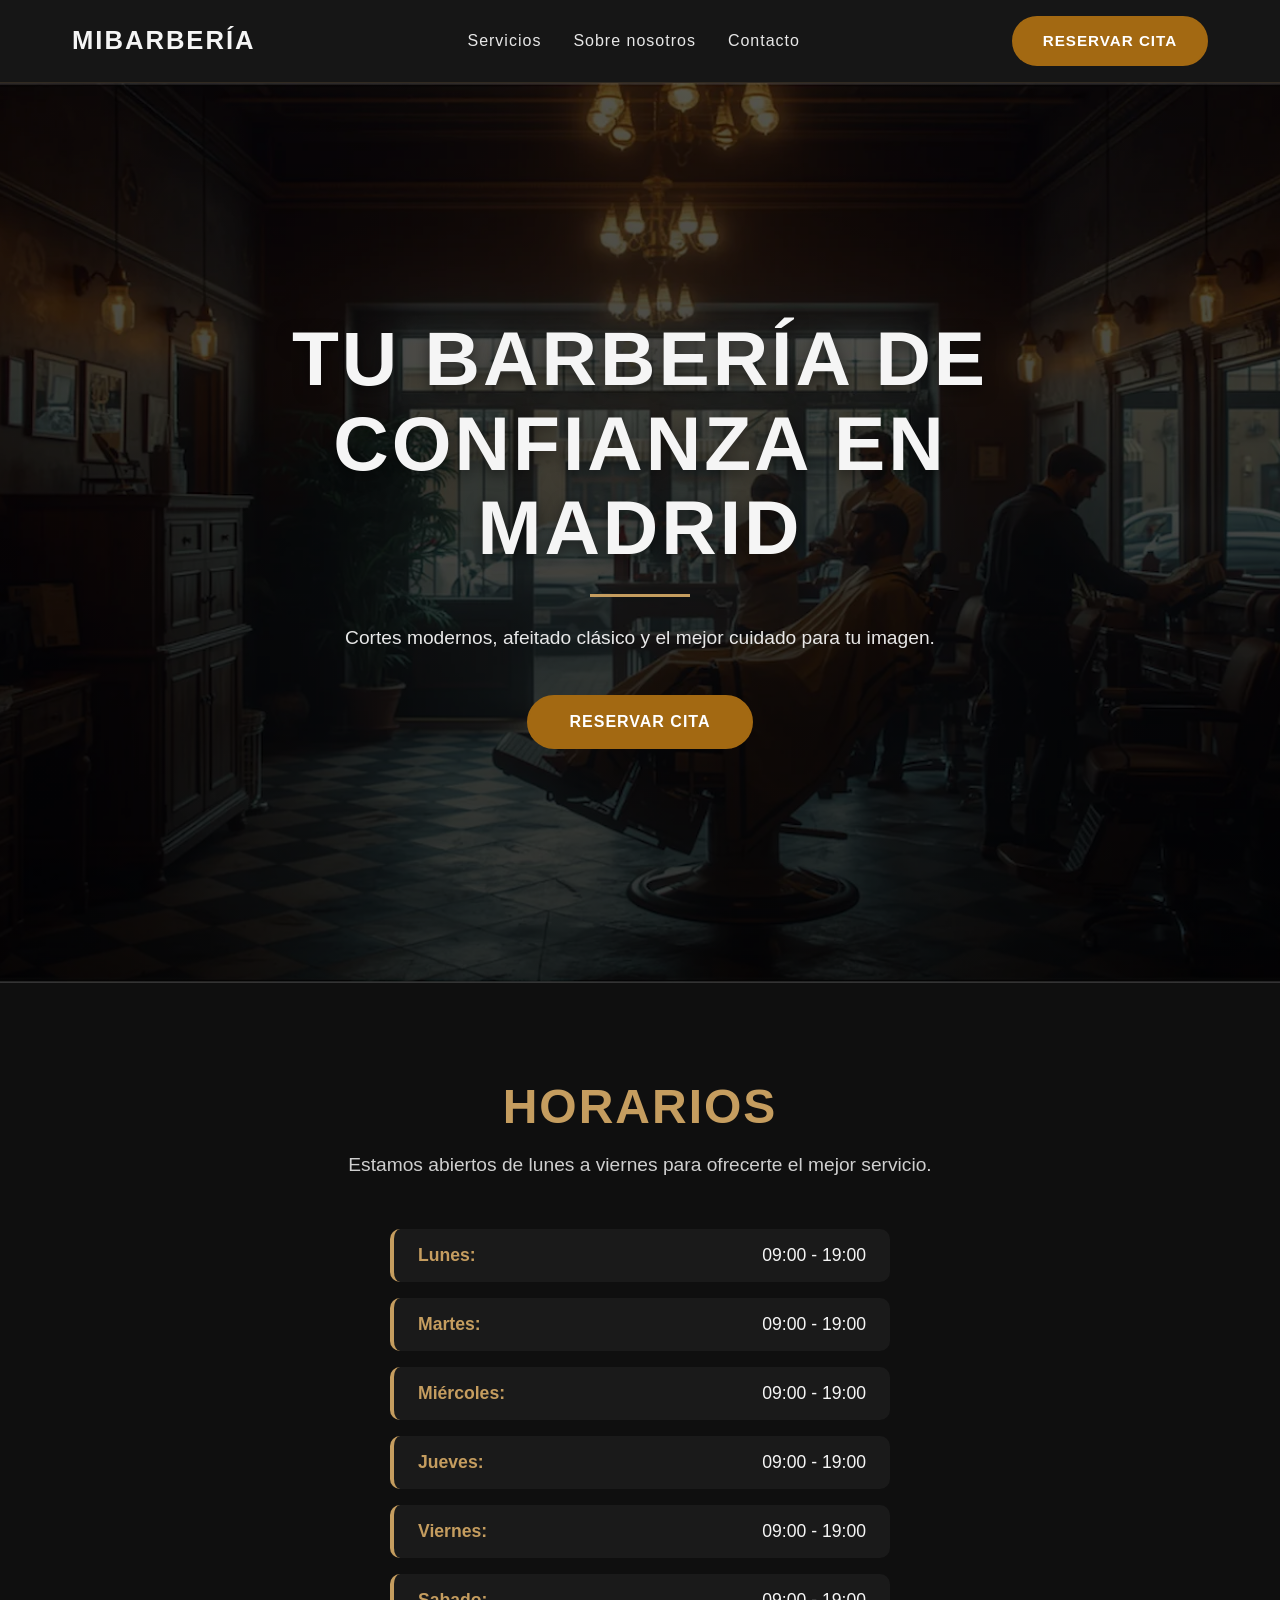
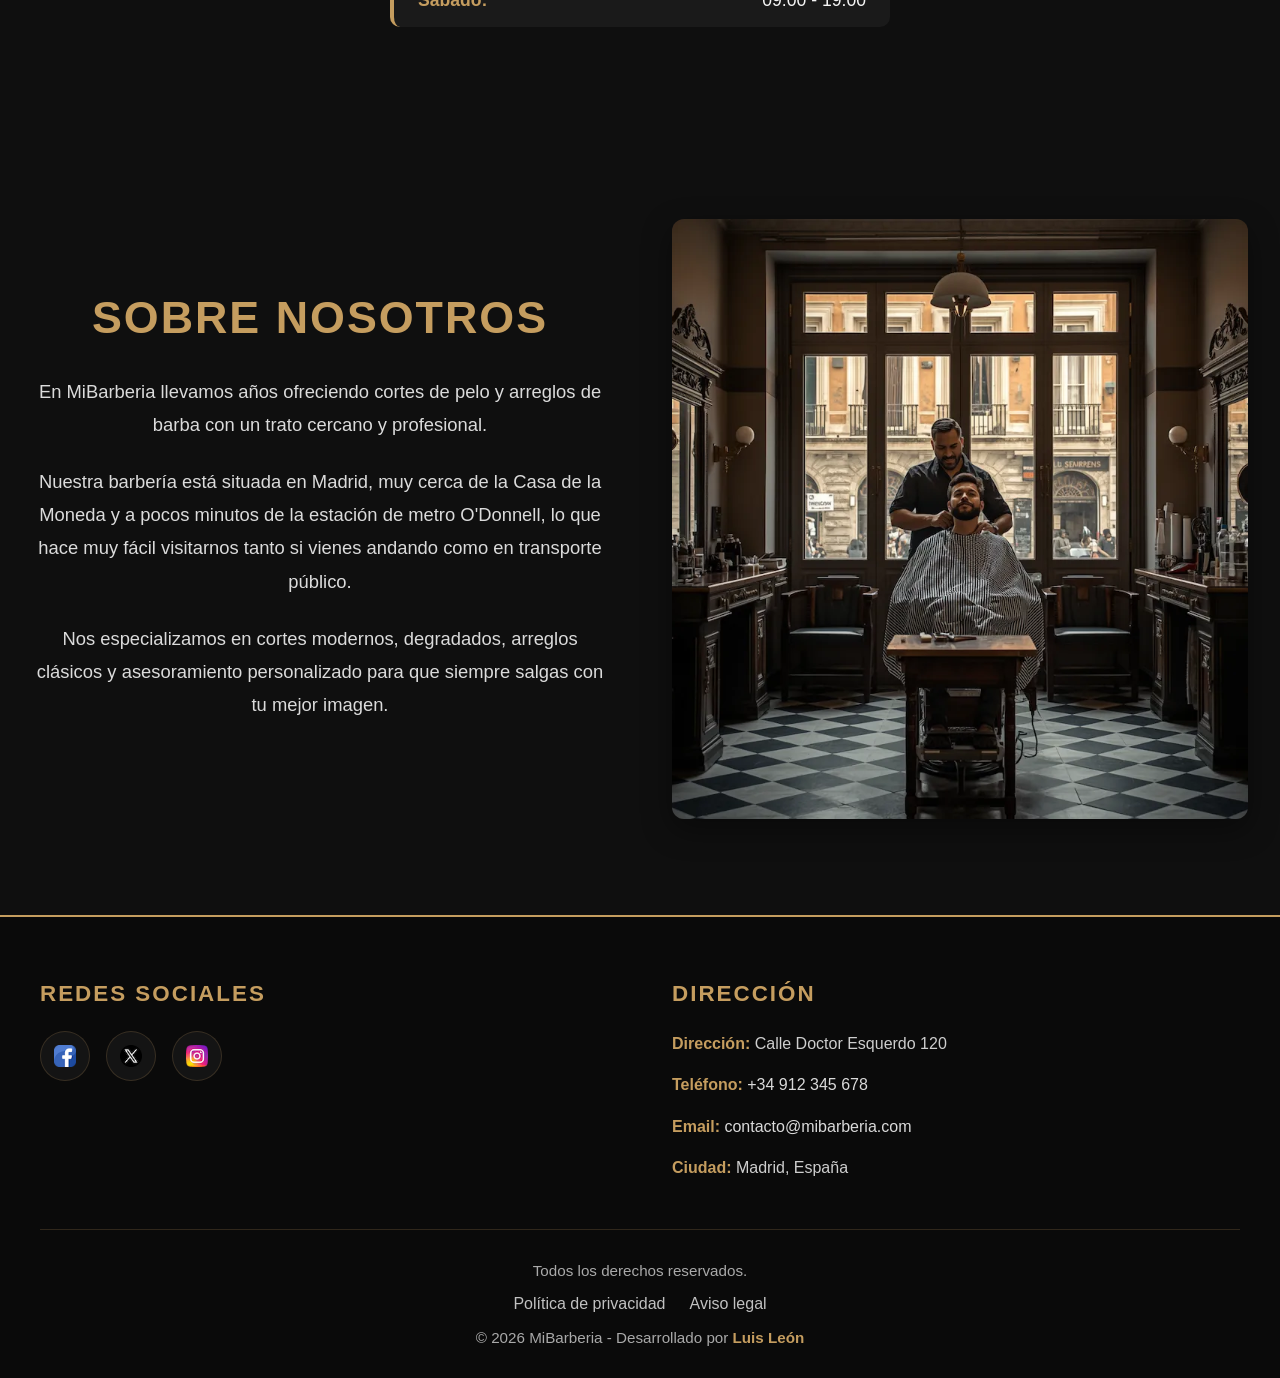
<file: index.html>
<!DOCTYPE html>
<html lang="es">

<head>
    <meta charset="UTF-8">
    <meta name="viewport" content="width=device-width, initial-scale=1.0">
    <meta http-equiv="X-UA-Compatible" content="IE=edge">

    <title>MiBarbería | Cortes modernos y barbería profesional</title>

    <meta name="description"
        content="MiBarbería ofrece cortes modernos, arreglo de barba y atención profesional. Reserva tu cita online y luce tu mejor estilo.">

    <meta name="keywords"
        content="barbería, cortes de cabello, arreglo de barba, barber shop, peluquería masculina, barbería moderna">

    <meta name="author" content="Luis León">
    <meta name="robots" content="index, follow">

    <!-- Open Graph / Facebook -->
    <meta property="og:type" content="website">

    <meta property="og:title" content="MiBarbería | Barbería profesional y estilo moderno">

    <meta property="og:description"
        content="Descubre cortes modernos, afeitado clásico y atención personalizada en MiBarbería.">

    <meta property="og:image" content="https://www.mibarberia.com/img/banner-barberia.webp">

    <meta property="og:url" content="https://www.mibarberia.com">

    <meta property="og:site_name" content="MiBarbería">
    <meta property="og:locale" content="es_ES">

    <!-- Twitter Cards -->
    <meta name="twitter:card" content="summary_large_image">

    <meta name="twitter:title" content="MiBarbería | Reserva tu cita online">

    <meta name="twitter:description"
        content="Cortes modernos, barba y estilo profesional en MiBarbería. Reserva fácil y rápido.">

    <meta name="twitter:image" content="https://www.mibarberia.com/img/banner-barberia.webp">

    <!-- Color navegador móvil -->
    <meta name="theme-color" content="#111111">

    <!-- Favicon -->
    <link rel="icon" href="./img/favicon.ico" type="image/x-icon">

    <!-- Enlace de estilos -->
    <link href="./css/index.css" rel="stylesheet">

    <!-- Enlace de Scripts -->
     <script type="module" src="./js/index.js"></script>
</head>

<body>
    <header class="header">

        <div class="header-contenedor">

            <!-- Logo -->
            <div class="logo">

                <a href="./index.html" aria-label="Ir al inicio de MiBarbería">

                    <strong>MiBarbería</strong>

                </a>

            </div>


            <!-- Botón menú móvil -->
            <button class="menu-toggle" aria-label="Abrir menú de navegación" aria-expanded="false">

                ☰

            </button>


            <!-- Navegación principal -->
            <nav class="navegacion" aria-label="Navegación principal">

                <ul>

                    <li>
                        <a href="./html/servicios.html">
                            Servicios
                        </a>
                    </li>

                    <li>
                        <a href="./index.html#sobre-nosotros">
                            Sobre nosotros
                        </a>
                    </li>

                    <li>
                        <a href="./html/contacto.html">
                            Contacto
                        </a>
                    </li>

                </ul>

            </nav>


            <!-- Botón CTA -->
            <a href="./html/reserva.html" class="boton-reserva">

                Reservar cita

            </a>

        </div>

    </header>
    <main>

        <!-- Banner principal -->
        <section class="banner" aria-labelledby="titulo-banner">

            <!-- Imagen del banner -->
            <img src="./img/banner-barberia.webp" alt="Interior de MiBarbería en Madrid" class="banner-imagen"
                width="1600" height="900" fetchpriority="high">

            <!-- Contenido del banner -->
            <div class="banner-contenido">

                <h1 id="titulo-banner">
                    Tu barbería de confianza en Madrid
                </h1>

                <p>
                    Cortes modernos, afeitado clásico y el mejor cuidado para tu imagen.
                </p>

                <a href="./html/reserva.html" class="boton-banner">
                    Reservar cita
                </a>

            </div>

        </section>


        <!-- Horarios -->
        <section class="horarios" id="horarios">

            <h2>Horarios</h2>

            <p>
                Estamos abiertos de lunes a viernes para ofrecerte el mejor servicio.
            </p>

            <ul>
                <li><strong>Lunes:</strong> 09:00 - 19:00</li>
                <li><strong>Martes:</strong> 09:00 - 19:00</li>
                <li><strong>Miércoles:</strong> 09:00 - 19:00</li>
                <li><strong>Jueves:</strong> 09:00 - 19:00</li>
                <li><strong>Viernes:</strong> 09:00 - 19:00</li>
                <li><strong>Sabado:</strong> 09:00 - 19:00</li>
            </ul>

        </section>


        <!-- Sobre nosotros -->
        <section class="sobre-nosotros" id="sobre-nosotros">
            <div>

                <h2>Sobre Nosotros</h2>

                <p>
                    En MiBarberia llevamos años ofreciendo cortes de pelo y arreglos de barba
                    con un trato cercano y profesional.
                </p>

                <p>
                    Nuestra barbería está situada en Madrid, muy cerca de la Casa de la Moneda
                    y a pocos minutos de la estación de metro O'Donnell, lo que hace muy fácil
                    visitarnos tanto si vienes andando como en transporte público.
                </p>

                <p>
                    Nos especializamos en cortes modernos, degradados, arreglos clásicos y
                    asesoramiento personalizado para que siempre salgas con tu mejor imagen.
                </p>
            </div>
            <div>
                <img src="./img/aboutus.webp" alt="Barbero trabajando en una barbería clásica" loading="lazy" width="800"
                    height="800">
            </div>
        </section>

    </main>
    <footer>

        <!-- Parte superior del footer -->
        <div class="footer-contenido">

            <!-- Redes sociales -->
            <section class="redes-sociales" aria-labelledby="titulo-redes">

                <h3 id="titulo-redes">Redes Sociales</h3>

                <nav aria-label="Redes sociales de Mi Barbería">
                    <ul>
                        <li>
                            <a href="https://facebook.com" target="_blank" rel="noopener noreferrer"
                                aria-label="Visitar Facebook de Mi Barbería">
                                <img src="./img/icono-facebook.webp" alt="" aria-hidden="true" loading="lazy" width="32"
                                    height="32">
                            </a>
                        </li>

                        <li>
                            <a href="https://x.com" target="_blank" rel="noopener noreferrer"
                                aria-label="Visitar X (Twitter) de Mi Barbería">
                                <img src="./img/icono-x.webp" alt="" aria-hidden="true" loading="lazy" width="32"
                                    height="32">
                            </a>
                        </li>

                        <li>
                            <a href="https://instagram.com" target="_blank" rel="noopener noreferrer"
                                aria-label="Visitar Instagram de Mi Barbería">
                                <img src="./img/icono-instagram.webp" alt="" aria-hidden="true" loading="lazy" width="32"
                                    height="32">
                            </a>
                        </li>
                    </ul>
                </nav>

            </section>

            <!-- Dirección -->
            <section class="direccion" aria-labelledby="titulo-direccion">

                <h3 id="titulo-direccion">Dirección</h3>

                <address>
                    <ul>
                        <li><strong>Dirección:</strong> Calle Doctor Esquerdo 120</li>
                        <li><strong>Teléfono:</strong> <a href="tel:+34912345678">+34 912 345 678</a></li>
                        <li><strong>Email:</strong> <a href="mailto:contacto@mibarberia.com">contacto@mibarberia.com</a>
                        </li>
                        <li><strong>Ciudad:</strong> Madrid, España</li>
                    </ul>
                </address>

            </section>

        </div>

        <!-- Parte inferior -->
        <div class="footer-copy">
            <p>Todos los derechos reservados.</p>
            <nav aria-label="Enlaces legales">
                <ul>
                    <li><a href="#">Política de privacidad</a></li>
                    <li><a href="#">Aviso legal</a></li>
                </ul>
            </nav>
            <small>
                © 2026 MiBarberia - Desarrollado por
                <strong>Luis León</strong>
            </small>

        </div>

    </footer>
</body>

</html>
</file>
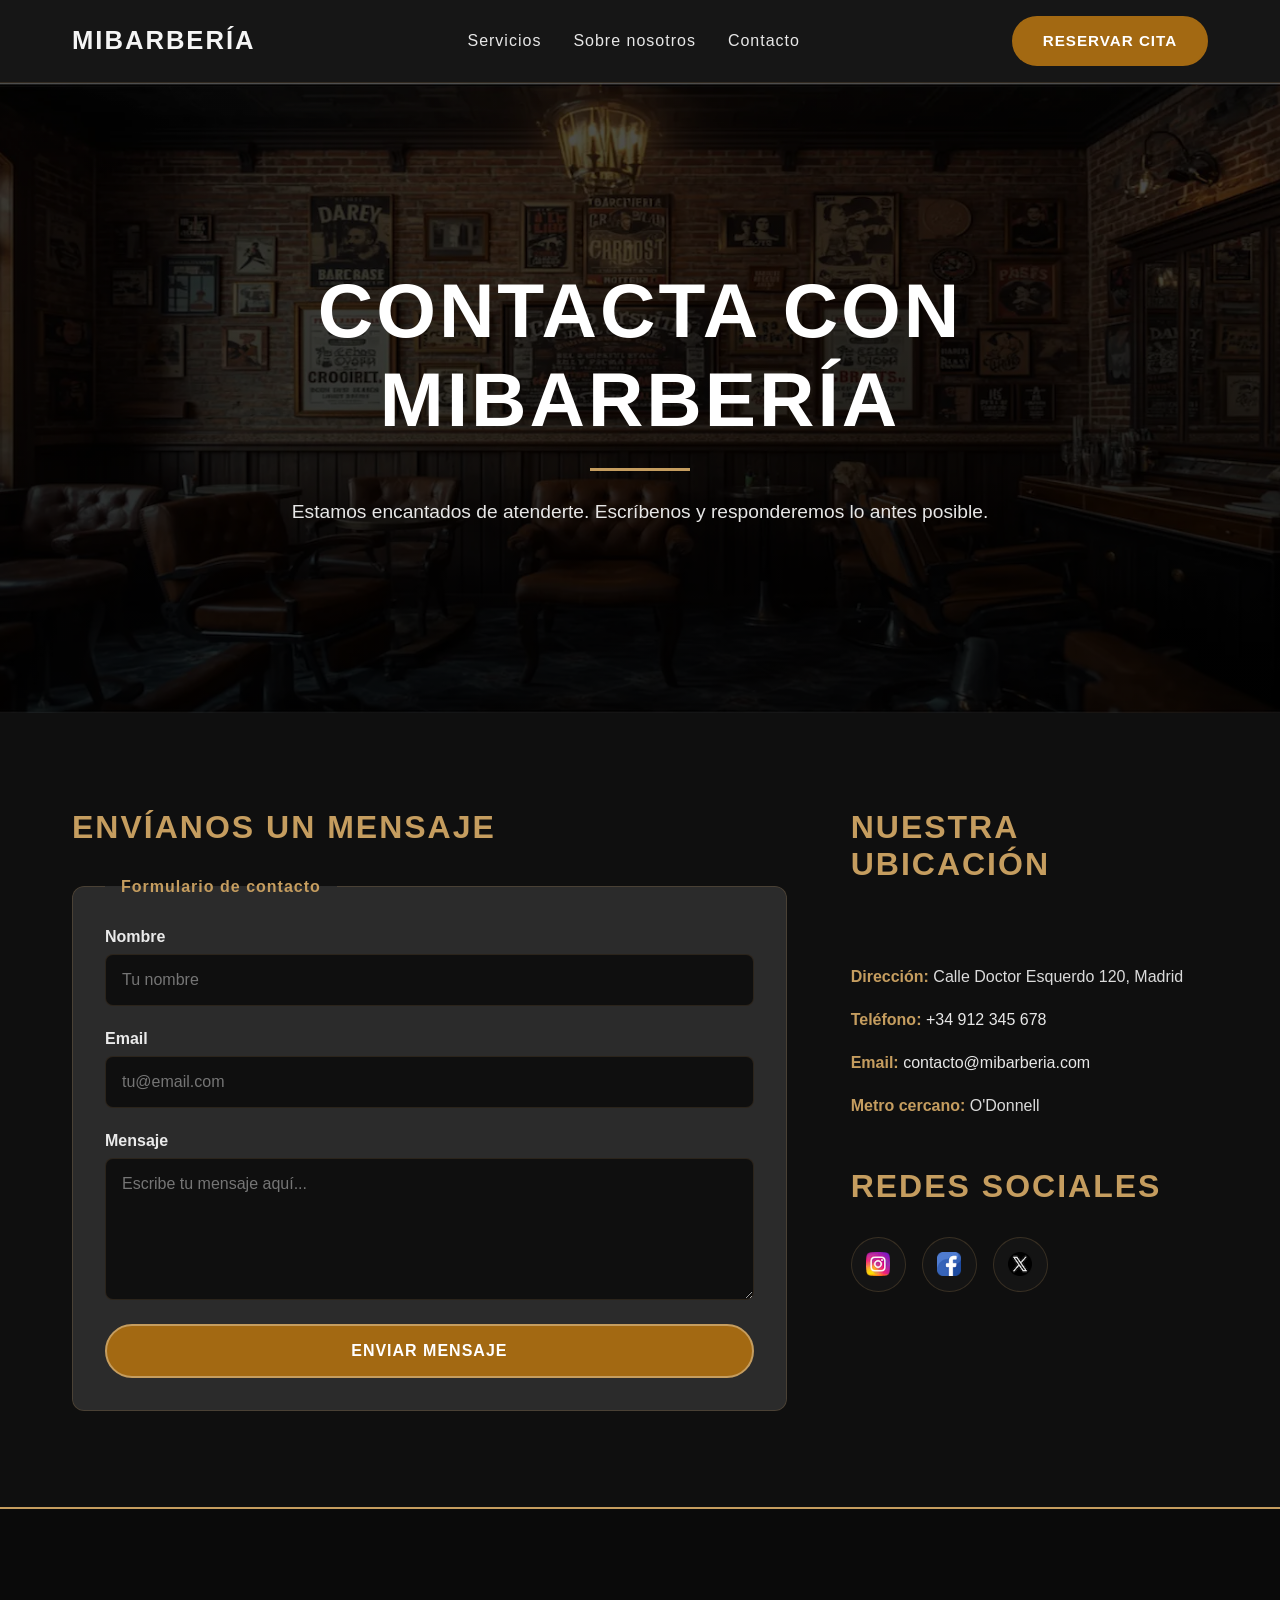
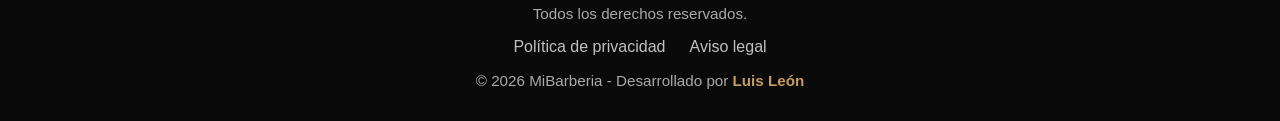
<file: html/contacto.html>
<!DOCTYPE html>
<html lang="es">

<head>
    <meta charset="UTF-8">
    <meta name="viewport" content="width=device-width, initial-scale=1.0">
    <meta http-equiv="X-UA-Compatible" content="IE=edge">

    <title>MiBarbería | Contacto</title>

    <meta name="description"
        content="Contacta con MiBarbería en Madrid. Reserva tu cita, consulta horarios y recibe atención personalizada cerca del metro O'Donnell.">

    <meta name="keywords"
        content="barbería, cortes de cabello, arreglo de barba, barber shop, peluquería masculina, barbería moderna, contacto">

    <meta name="author" content="Luis León">
    <meta name="robots" content="index, follow">

    <!-- Open Graph / Facebook -->
    <meta property="og:type" content="website">

    <meta property="og:title" content="MiBarbería | Contacto">

    <meta property="og:description"
        content="Descubre cortes modernos, afeitado clásico y atención personalizada en MiBarbería.">

    <meta property="og:image" content="https://www.mibarberia.com/img/banner.webp">

    <meta property="og:url" content="https://www.mibarberia.com/contacto">

    <meta property="og:site_name" content="MiBarbería">
    <meta property="og:locale" content="es_ES">

    <!-- Twitter Cards -->
    <meta name="twitter:card" content="summary_large_image">

    <meta name="twitter:title" content="MiBarbería | Contacto">

    <meta name="twitter:description"
        content="Cortes modernos, barba y estilo profesional en MiBarbería. Reserva fácil y rápido.">

    <meta name="twitter:image" content="https://www.mibarberia.com/img/banner.webp">

    <!-- Color navegador móvil -->
    <meta name="theme-color" content="#111111">

    <!-- Favicon -->
    <link rel="icon" href="../img/favicon.ico" type="image/x-icon">

    <!-- Enlace de estilos -->
    <link href="../css/contacto.css" rel="stylesheet">

    <!-- Enlace de Scripts -->
    <script type="module" src="../js/index.js"></script>
</head>

<body>
    <header class="header">

        <div class="header-contenedor">

            <!-- Logo -->
            <div class="logo">

                <a href="../index.html" aria-label="Ir al inicio de MiBarbería">

                    <strong>MiBarbería</strong>

                </a>

            </div>


            <!-- Botón menú móvil -->
            <button class="menu-toggle" aria-label="Abrir menú de navegación" aria-expanded="false">

                ☰

            </button>


            <!-- Navegación principal -->
            <nav class="navegacion" aria-label="Navegación principal">

                <ul>

                    <li>
                        <a href="../html/servicios.html">
                            Servicios
                        </a>
                    </li>

                    <li>
                        <a href="../index.html#sobre-nosotros">
                            Sobre nosotros
                        </a>
                    </li>

                    <li>
                        <a href="../html/contacto.html">
                            Contacto
                        </a>
                    </li>

                </ul>

            </nav>


            <!-- Botón CTA -->
            <a href="../html/reserva.html" class="boton-reserva">

                Reservar cita

            </a>

        </div>

    </header>
    <main>

        <!-- Banner principal -->
        <section class="contacto-banner" aria-labelledby="titulo-contacto">

            <img src="../img/banner-contacto.webp" alt="Interior de MiBarbería en Madrid" class="contacto-banner-imagen"
                width="1600" height="700" fetchpriority="high">

            <div class="contacto-banner-contenido">

                <h1 id="titulo-contacto">
                    Contacta con MiBarbería
                </h1>

                <p>
                    Estamos encantados de atenderte. Escríbenos y responderemos lo antes posible.
                </p>

            </div>

        </section>


        <!-- Contenido principal -->
        <section class="contacto-contenido" aria-labelledby="titulo-formulario">

            <!-- Formulario -->
            <section class="contacto-formulario">

                <h2 id="titulo-formulario">
                    Envíanos un mensaje
                </h2>

                <form id="form-contacto" action="https://formspree.io/f/mykovpad" method="post">

                    <fieldset>

                        <legend>Formulario de contacto</legend>

                        <!-- Nombre -->
                        <div class="grupo-formulario">

                            <label for="nombre">
                                Nombre
                            </label>

                            <input type="text" id="nombre" name="nombre" required autocomplete="name"
                                placeholder="Tu nombre" minlength="2" maxlength="50"
                                pattern="[A-Za-zÁÉÍÓÚáéíóúÑñ]+(?:\s[A-Za-zÁÉÍÓÚáéíóúÑñ]+)*">

                        </div>


                        <!-- Email -->
                        <div class="grupo-formulario">

                            <label for="email">
                                Email
                            </label>

                            <input type="email" id="email" name="email" required autocomplete="email"
                                placeholder="tu@email.com" maxlength="100">

                        </div>


                        <!-- Mensaje -->
                        <div class="grupo-formulario">

                            <label for="mensaje">
                                Mensaje
                            </label>

                            <textarea id="mensaje" name="mensaje" rows="6" required minlength="10" maxlength="1000"
                                placeholder="Escribe tu mensaje aquí..."></textarea>

                        </div>


                        <!-- Botón -->
                        <button type="submit">
                            Enviar mensaje
                        </button>

                    </fieldset>

                </form>

            </section>


            <!-- Información -->
            <aside class="contacto-info" aria-labelledby="titulo-info">

                <h2 id="titulo-info">
                    Nuestra ubicación
                </h2>

                <address>

                    <ul>

                        <li>
                            <strong>Dirección:</strong>
                            Calle Doctor Esquerdo 120, Madrid
                        </li>

                        <li>
                            <strong>Teléfono:</strong>

                            <a href="tel:+34912345678">
                                +34 912 345 678
                            </a>
                        </li>

                        <li>
                            <strong>Email:</strong>

                            <a href="mailto:contacto@mibarberia.com">
                                contacto@mibarberia.com
                            </a>
                        </li>

                        <li>
                            <strong>Metro cercano:</strong>
                            O'Donnell
                        </li>

                    </ul>

                </address>


                <!-- Redes sociales -->
                <section class="contacto-redes" aria-labelledby="titulo-redes">

                    <h2 id="titulo-redes">
                        Redes sociales
                    </h2>

                    <nav aria-label="Redes sociales de MiBarbería">

                        <ul>

                            <li>
                                <a href="https://instagram.com" target="_blank" rel="noopener noreferrer"
                                    aria-label="Instagram de MiBarbería">

                                    <img src="../img/icono-instagram.webp" alt="" aria-hidden="true" width="32"
                                        height="32">

                                </a>
                            </li>


                            <li>
                                <a href="https://facebook.com" target="_blank" rel="noopener noreferrer"
                                    aria-label="Facebook de MiBarbería">

                                    <img src="../img/icono-facebook.webp" alt="" aria-hidden="true" width="32"
                                        height="32">

                                </a>
                            </li>


                            <li>
                                <a href="https://x.com" target="_blank" rel="noopener noreferrer"
                                    aria-label="X de MiBarbería">

                                    <img src="../img/icono-x.webp" alt="" aria-hidden="true" width="32" height="32">

                                </a>
                            </li>

                        </ul>

                    </nav>

                </section>

            </aside>

        </section>

    </main>
    <footer>

        <!-- Parte inferior -->
        <div class="footer-copy">
            <p>Todos los derechos reservados.</p>
            <nav aria-label="Enlaces legales">
                <ul>
                    <li><a href="#">Política de privacidad</a></li>
                    <li><a href="#">Aviso legal</a></li>
                </ul>
            </nav>
            <small>
                © 2026 MiBarberia - Desarrollado por
                <strong>Luis León</strong>
            </small>

        </div>

    </footer>
</body>

</html>
</file>
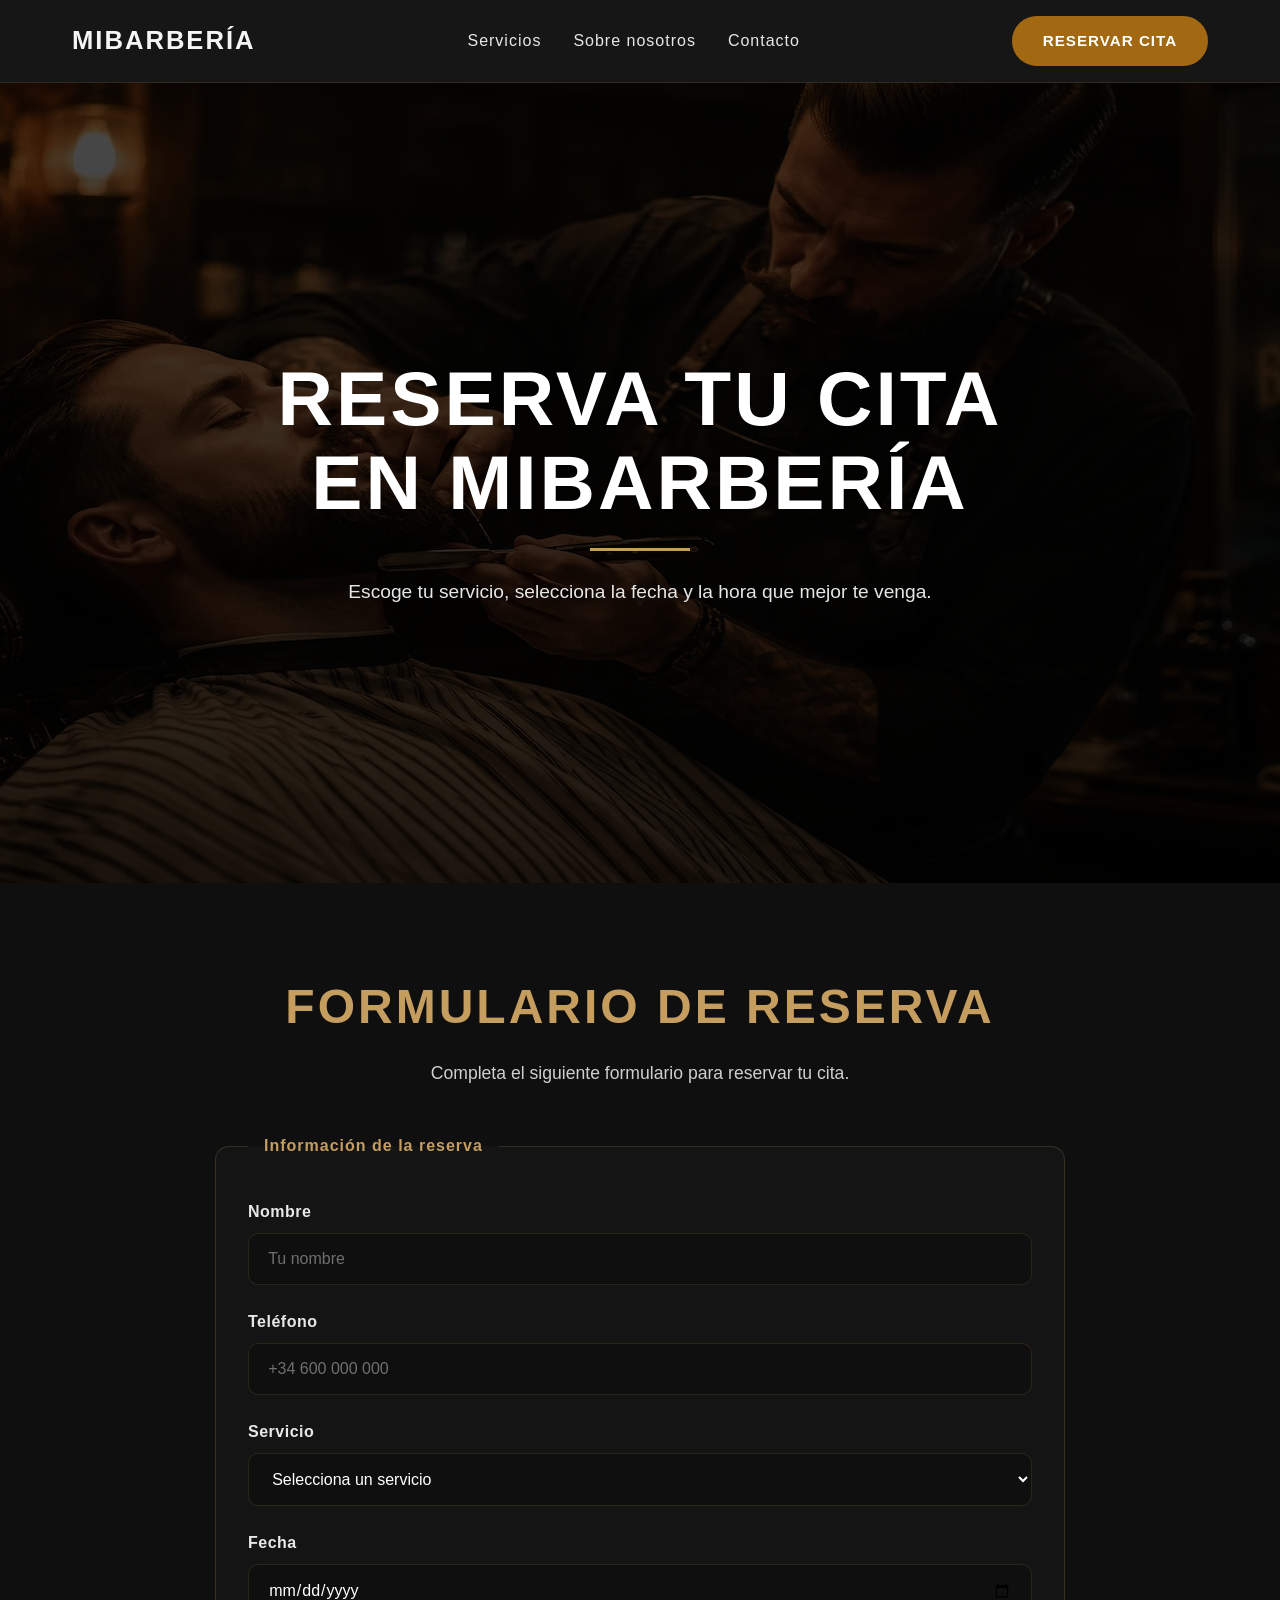
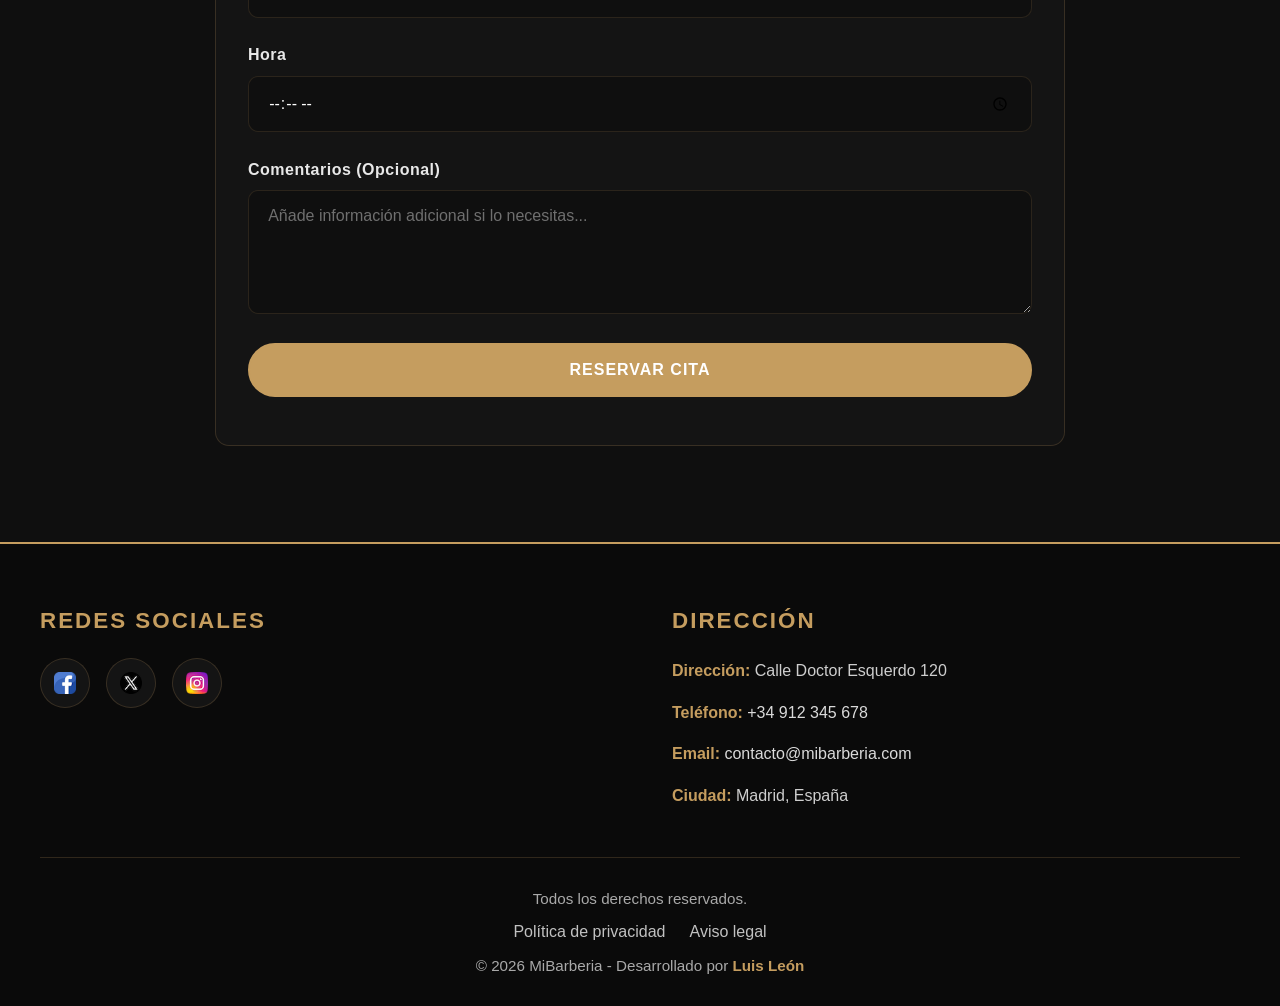
<file: html/reserva.html>
<!DOCTYPE html>
<html lang="en">

<head>

    <!-- Configuración básica -->
    <meta charset="UTF-8">

    <meta name="viewport" content="width=device-width, initial-scale=1.0">

    <title>
        Reserva tu Cita | Barbería Old School en MiBarbería
    </title>

    <!-- SEO -->
    <meta name="description"
        content="Reserva tu cita online en MiBarbería. Elige tu corte, arreglo de barba o servicio premium y disfruta de una experiencia de barbería old school.">

    <meta name="robots" content="index, follow">

    <meta name="author" content="Luis León">

    <!-- Open Graph -->
    <meta property="og:type" content="website">

    <meta property="og:title" content="Reserva tu Cita | MiBarbería">

    <meta property="og:description"
        content="Agenda fácilmente tu cita en MiBarbería para cortes, barba y servicios premium con estilo clásico y atención profesional.">

    <meta property="og:url" content="https://www.mibarberia.com/reserva.html">

    <meta property="og:image" content="https://www.mibarberia.com/img/banner-reserva.webp">

    <meta property="og:site_name" content="MiBarbería">

    <meta property="og:locale" content="es_ES">

    <!-- Twitter Card -->
    <meta name="twitter:card" content="summary_large_image">

    <meta name="twitter:title" content="Reserva tu Cita | MiBarbería">

    <meta name="twitter:description"
        content="Reserva online tu próxima visita a MiBarbería y vive una auténtica experiencia de barbería old school.">

    <meta name="twitter:image" content="https://www.mibarberia.com/img/banner-reserva.webp">

    <!-- Favicon -->
    <link rel="icon" href="../img/favicon.ico" type="image/x-icon">

    <!-- CSS -->
    <link rel="stylesheet" href="../css/reserva.css">

    <!-- JS -->
    <script type="module" src="../js/reserva.js" defer>
    </script>

</head>

<body>

    <header class="header">

        <div class="header-contenedor">

            <!-- Logo -->
            <div class="logo">

                <a href="../index.html" aria-label="Ir al inicio de MiBarbería">

                    <strong>MiBarbería</strong>

                </a>

            </div>


            <!-- Botón menú móvil -->
            <button class="menu-toggle" aria-label="Abrir menú de navegación" aria-expanded="false">

                ☰

            </button>


            <!-- Navegación principal -->
            <nav class="navegacion" aria-label="Navegación principal">

                <ul>

                    <li>
                        <a href="../html/servicios.html">
                            Servicios
                        </a>
                    </li>

                    <li>
                        <a href="../index.html#sobre-nosotros">
                            Sobre nosotros
                        </a>
                    </li>

                    <li>
                        <a href="../html/contacto.html">
                            Contacto
                        </a>
                    </li>

                </ul>

            </nav>


            <!-- Botón CTA -->
            <a href="../html/reserva.html" class="boton-reserva">

                Reservar cita

            </a>

        </div>

    </header>
    <main>

        <!-- Banner principal -->
        <section class="banner-reserva" aria-labelledby="titulo-banner-reserva">

            <!-- Imagen del banner -->
            <img src="../img/banner-reserva.webp" alt="Cliente reservando cita en MiBarbería"
                class="banner-reserva-imagen" width="1920" height="800" fetchpriority="high">

            <!-- Contenido -->
            <div class="banner-reserva-contenido">

                <h1 id="titulo-banner-reserva">
                    Reserva tu cita en MiBarbería
                </h1>

                <p>
                    Escoge tu servicio, selecciona la fecha y la hora que mejor te venga.
                </p>

            </div>

        </section>


        <!-- Formulario de reserva -->
        <section class="reserva" aria-labelledby="titulo-reserva">

            <div class="reserva-contenedor">

                <h2 id="titulo-reserva">
                    Formulario de Reserva
                </h2>

                <p>
                    Completa el siguiente formulario para reservar tu cita.
                </p>

                <div id="mensaje-reserva"></div>

                <!-- Formulario -->
                <form action="../php/reservas.php" method="post" class="formulario-reserva">

                    <fieldset>

                        <legend>
                            Información de la reserva
                        </legend>


                        <!-- Nombre -->
                        <div class="grupo-formulario">

                            <label for="nombre">
                                Nombre
                            </label>

                            <input type="text" id="nombre" name="nombre" placeholder="Tu nombre" autocomplete="name"
                                minlength="2" maxlength="50" pattern="[A-Za-zÁÉÍÓÚáéíóúÑñ\s]+" required>

                        </div>


                        <!-- Teléfono -->
                        <div class="grupo-formulario">

                            <label for="telefono">
                                Teléfono
                            </label>

                            <input type="tel" id="telefono" name="telefono" placeholder="+34 600 000 000"
                                autocomplete="tel" pattern="^\+?[0-9\s]{9,15}$" minlength="9" maxlength="15" required>

                        </div>


                        <!-- Servicio -->
                        <div class="grupo-formulario">

                            <label for="servicio">
                                Servicio
                            </label>

                            <select id="servicio" name="servicio" required>

                                <option value=""  disabled selected>
                                    Selecciona un servicio
                                </option>


                                <!-- Packs -->
                                <optgroup label="Packs Premium">

                                    <option value="corte-barba">
                                        Corte + Barba — 25€
                                    </option>

                                    <option value="corte-barba-hipster">
                                        Corte + Barba Hipster — 32€
                                    </option>

                                    <option value="corte-afeitado">
                                        Corte + Afeitado — 30€
                                    </option>

                                    <option value="corte-maquina-barba">
                                        Corte a Máquina + Barba — 29€
                                    </option>

                                </optgroup>


                                <!-- Barba -->
                                <optgroup label="Barba">

                                    <option value="afeitado-clasico">
                                        Afeitado Clásico — 17€
                                    </option>

                                    <option value="arreglo-barba">
                                        Arreglo de Barba — 17€
                                    </option>

                                    <option value="barba-hipster">
                                        Barba Hipster — 19€
                                    </option>

                                    <option value="diseno-barba">
                                        Diseño de Barba — 19€
                                    </option>

                                </optgroup>


                                <!-- Cortes -->
                                <optgroup label="Cortes">

                                    <option value="corte-clasico">
                                        Corte Clásico — 17€
                                    </option>

                                    <option value="diseno-corte">
                                        Diseño de Corte — 19€
                                    </option>

                                    <option value="corte-jubilado">
                                        Corte Jubilado — 14€
                                    </option>

                                    <option value="corte-infantil">
                                        Corte Infantil — 15€
                                    </option>

                                    <option value="afeitado-cabeza">
                                        Afeitado de Cabeza — 17€
                                    </option>

                                    <option value="repaso-cuello">
                                        Repaso de Cuello — 10€
                                    </option>

                                </optgroup>


                                <!-- Depilación -->
                                <optgroup label="Depilación">

                                    <option value="cejas">
                                        Cejas — 6€
                                    </option>

                                    <option value="orejas">
                                        Orejas — 8€
                                    </option>

                                    <option value="nariz">
                                        Nariz — 8€
                                    </option>

                                </optgroup>

                            </select>

                        </div>


                        <!-- Fecha -->
                        <div class="grupo-formulario">

                            <label for="fecha">
                                Fecha
                            </label>

                            <input type="date" id="fecha" name="fecha" required>

                        </div>


                        <!-- Hora -->
                        <div class="grupo-formulario">

                            <label for="hora">
                                Hora
                            </label>

                            <input type="time" id="hora" name="hora" min="09:00" max="18:30" step="1800" required> <!--  restringir por intervalos de hora cada 30 min -->
                           

                        </div>


                        <!-- Comentarios -->
                        <div class="grupo-formulario">

                            <label for="comentarios">
                                Comentarios (Opcional)
                            </label>

                            <textarea id="comentarios" name="comentarios" rows="5" maxlength="300"
                                placeholder="Añade información adicional si lo necesitas..."></textarea>

                        </div>


                        <!-- Botón -->
                        <button type="submit">
                            Reservar cita
                        </button>

                    </fieldset>

                </form>

            </div>

        </section>

    </main>

    <footer>

        <!-- Parte superior del footer -->
        <div class="footer-contenido">

            <!-- Redes sociales -->
            <section class="redes-sociales" aria-labelledby="titulo-redes">

                <h3 id="titulo-redes">Redes Sociales</h3>

                <nav aria-label="Redes sociales de Mi Barbería">
                    <ul>
                        <li>
                            <a href="https://facebook.com" target="_blank" rel="noopener noreferrer"
                                aria-label="Visitar Facebook de Mi Barbería">
                                <img src="../img/icono-facebook.webp" alt="" aria-hidden="true" loading="lazy" width="32"
                                    height="32">
                            </a>
                        </li>

                        <li>
                            <a href="https://x.com" target="_blank" rel="noopener noreferrer"
                                aria-label="Visitar X (Twitter) de Mi Barbería">
                                <img src="../img/icono-x.webp" alt="" aria-hidden="true" loading="lazy" width="32"
                                    height="32">
                            </a>
                        </li>

                        <li>
                            <a href="https://instagram.com" target="_blank" rel="noopener noreferrer"
                                aria-label="Visitar Instagram de Mi Barbería">
                                <img src="../img/icono-instagram.webp" alt="" aria-hidden="true" loading="lazy" width="32"
                                    height="32">
                            </a>
                        </li>
                    </ul>
                </nav>

            </section>

            <!-- Dirección -->
            <section class="direccion" aria-labelledby="titulo-direccion">

                <h3 id="titulo-direccion">Dirección</h3>

                <address>
                    <ul>
                        <li><strong>Dirección:</strong> Calle Doctor Esquerdo 120</li>
                        <li><strong>Teléfono:</strong> <a href="tel:+34912345678">+34 912 345 678</a></li>
                        <li><strong>Email:</strong> <a href="mailto:contacto@mibarberia.com">contacto@mibarberia.com</a>
                        </li>
                        <li><strong>Ciudad:</strong> Madrid, España</li>
                    </ul>
                </address>

            </section>

        </div>

        <!-- Parte inferior -->
        <div class="footer-copy">
            <p>Todos los derechos reservados.</p>
            <nav aria-label="Enlaces legales">
                <ul>
                    <li><a href="#">Política de privacidad</a></li>
                    <li><a href="#">Aviso legal</a></li>
                </ul>
            </nav>
            <small>
                © 2026 MiBarberia - Desarrollado por
                <strong>Luis León</strong>
            </small>

        </div>

    </footer>
</body>

</html>
</file>
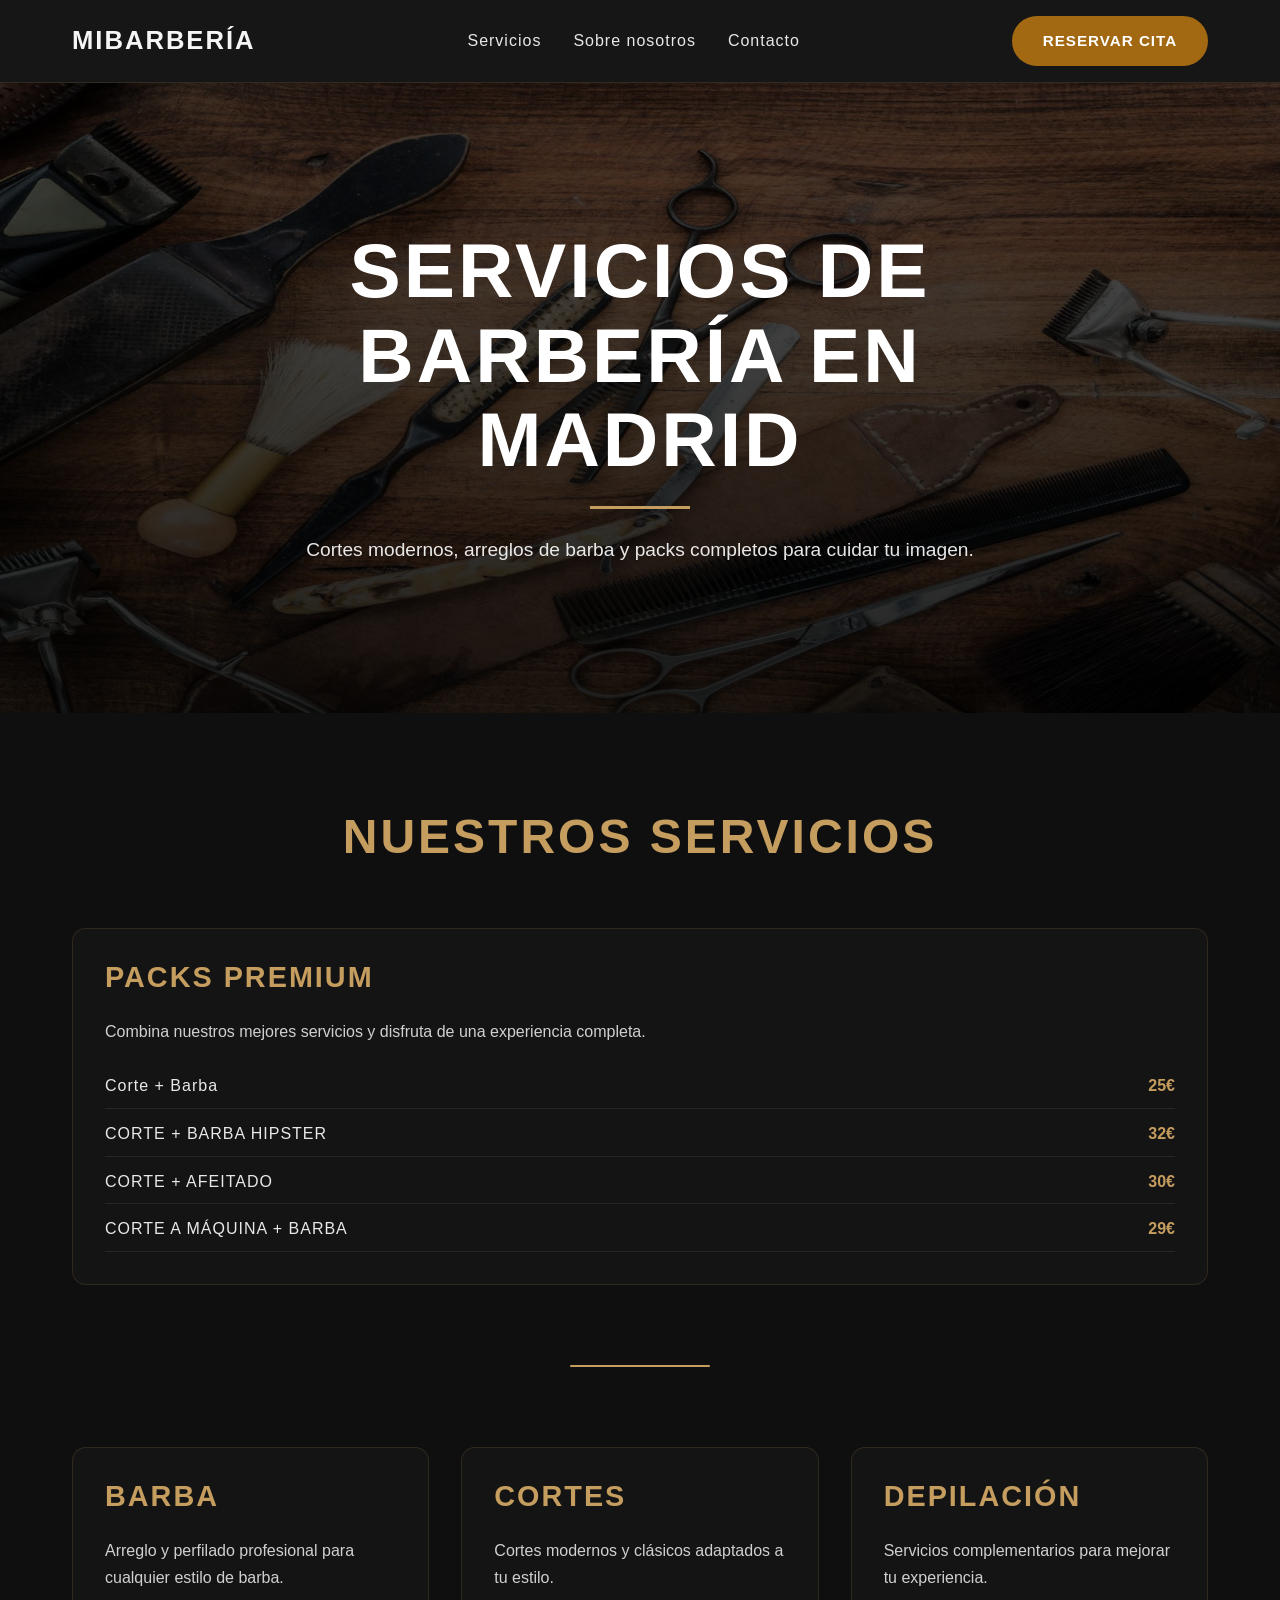
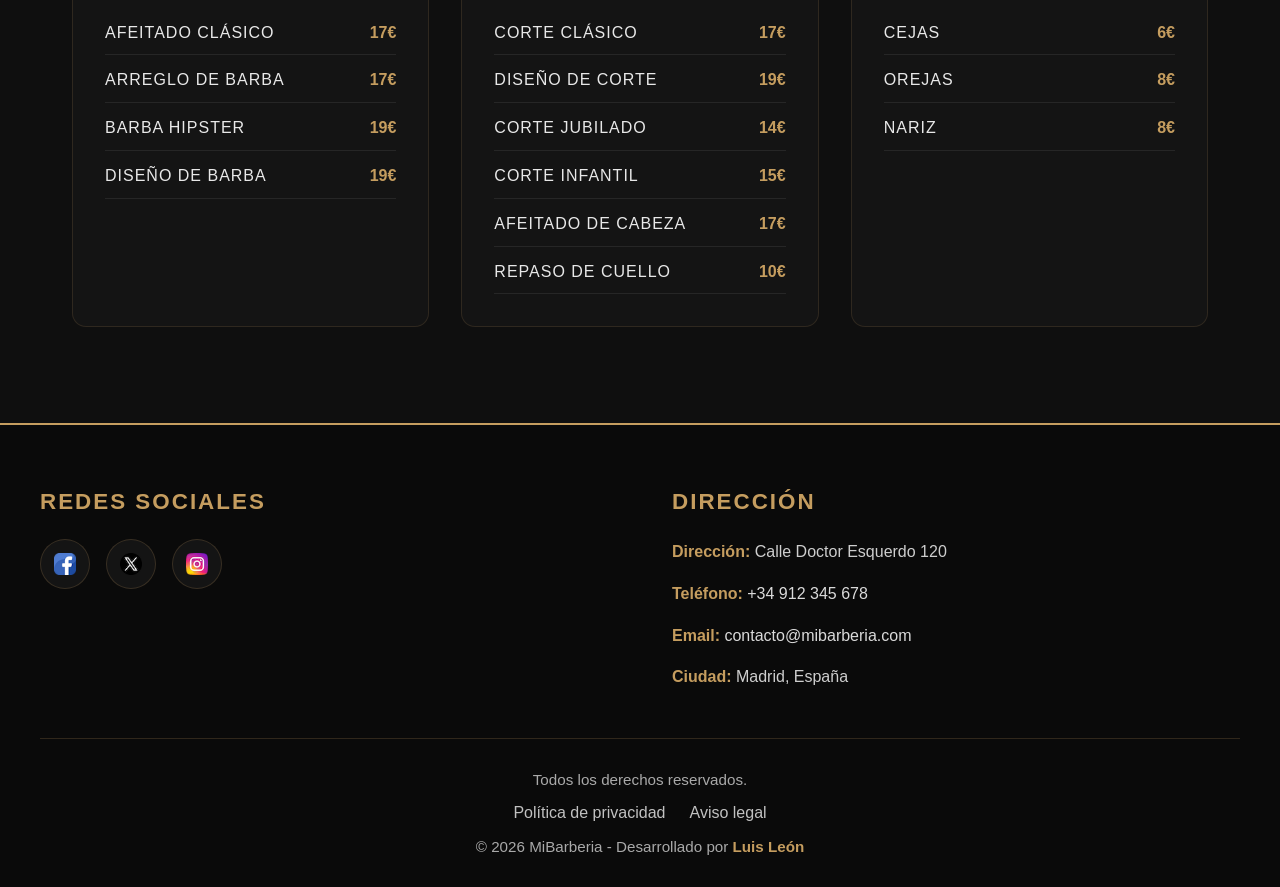
<file: html/servicios.html>
<!DOCTYPE html>
<html lang="es">

<head>

    <!-- Configuración básica -->
    <meta charset="UTF-8">

    <meta name="viewport" content="width=device-width, initial-scale=1.0">

    <title>
        Servicios de Barbería | Cortes y Barba en MiBarbería
    </title>

    <!-- SEO -->
    <meta name="description"
        content="Descubre los servicios de MiBarbería: cortes modernos, degradados, arreglo de barba, afeitado clásico y estilo masculino profesional.">

    <meta name="robots" content="index, follow">

    <meta name="author" content="Luis León">

    <!-- Open Graph -->
    <meta property="og:type" content="website">

    <meta property="og:title" content="Servicios de Barbería | MiBarbería">

    <meta property="og:description"
        content="Cortes modernos, degradados, barba y afeitado clásico con atención profesional en MiBarbería.">

    <meta property="og:url" content="https://www.mibarberia.com/servicios.html">

    <meta property="og:image" content="https://www.mibarberia.com/img/banner-barberia.webp">

    <meta property="og:site_name" content="MiBarbería">

    <meta property="og:locale" content="es_ES">

    <!-- Twitter Card -->
    <meta name="twitter:card" content="summary_large_image">

    <meta name="twitter:title" content="Servicios de Barbería | MiBarbería">

    <meta name="twitter:description"
        content="Explora nuestros cortes de pelo, arreglo de barba y servicios de barbería clásica y moderna.">

    <meta name="twitter:image" content="https://www.mibarberia.com/img/banner-barberia.webp">

    <!-- Favicon -->
    <link rel="icon" href="../img/favicon.ico" type="image/x-icon">

    <!-- CSS -->
    <link rel="stylesheet" href="../css/servicios.css">

    <!-- JS -->
    <script type="module" src="../js/index.js" defer>
    </script>

</head>

<body>
    <header class="header">

        <div class="header-contenedor">

            <!-- Logo -->
            <div class="logo">

                <a href="../index.html" aria-label="Ir al inicio de MiBarbería">

                    <strong>MiBarbería</strong>

                </a>

            </div>


            <!-- Botón menú móvil -->
            <button class="menu-toggle" aria-label="Abrir menú de navegación" aria-expanded="false">

                ☰

            </button>


            <!-- Navegación principal -->
            <nav class="navegacion" aria-label="Navegación principal">

                <ul>

                    <li>
                        <a href="../html/servicios.html">
                            Servicios
                        </a>
                    </li>

                    <li>
                        <a href="../index.html#sobre-nosotros">
                            Sobre nosotros
                        </a>
                    </li>

                    <li>
                        <a href="../html/contacto.html">
                            Contacto
                        </a>
                    </li>

                </ul>

            </nav>


            <!-- Botón CTA -->
            <a href="../html/reserva.html" class="boton-reserva">

                Reservar cita

            </a>

        </div>

    </header>
    <main>

        <!-- Banner principal -->
        <section class="banner-servicios" aria-labelledby="titulo-banner-servicios">

            <!-- Imagen del banner -->
            <img src="../img/banner-servicios.webp" alt="Serie de utensilios de una barbería"
                class="banner-servicios-imagen" width="1920" height="800" fetchpriority="high">

            <!-- Contenido -->
            <div class="banner-servicios-contenido">

                <h1 id="titulo-banner-servicios">
                    Servicios de Barbería en Madrid
                </h1>

                <p>
                    Cortes modernos, arreglos de barba y packs completos para cuidar tu imagen.
                </p>

            </div>

        </section>


        <!-- Servicios -->
        <section class="servicios" aria-labelledby="titulo-servicios">

            <h2 id="titulo-servicios">
                Nuestros Servicios
            </h2>


            <!-- Packs -->
            <div class="servicios-packs">

                <article class="servicio-categoria">

                    <h3>Packs Premium</h3>

                    <div class="servicio-info">

                        <p>
                            Combina nuestros mejores servicios y disfruta de una experiencia completa.
                        </p>

                        <ul>

                            <li>
                                <span>Corte + Barba</span>
                                <span>25€</span>
                            </li>

                            <li>
                                <span>CORTE + BARBA HIPSTER</span>
                                <span>32€</span>
                            </li>

                            <li>
                                <span>CORTE + AFEITADO</span>
                                <span>30€</span>
                            </li>

                            <li>
                                <span>CORTE A MÁQUINA + BARBA</span>
                                <span>29€</span>
                            </li>

                        </ul>

                    </div>

                </article>

            </div>


            <!-- Separador decorativo -->
            <div class="servicios-separador" aria-hidden="true">

                <span></span>

            </div>


            <!-- Resto de servicios -->
            <div class="servicios-categorias">

                <!-- Barba -->
                <article class="servicio-categoria">

                    <h3>Barba</h3>

                    <div class="servicio-info">

                        <p>
                            Arreglo y perfilado profesional para cualquier estilo de barba.
                        </p>

                        <ul>

                            <li>
                                <span>AFEITADO CLÁSICO</span>
                                <span>17€</span>
                            </li>

                            <li>
                                <span>ARREGLO DE BARBA</span>
                                <span>17€</span>
                            </li>

                            <li>
                                <span>BARBA HIPSTER</span>
                                <span>19€</span>
                            </li>
                            <li>
                                <span>DISEÑO DE BARBA</span>
                                <span>19€</span>
                            </li>
                        </ul>

                    </div>

                </article>


                <!-- Cortes -->
                <article class="servicio-categoria">

                    <h3>Cortes</h3>

                    <div class="servicio-info">

                        <p>
                            Cortes modernos y clásicos adaptados a tu estilo.
                        </p>

                        <ul>

                            <li>
                                <span>CORTE CLÁSICO</span>
                                <span>17€</span>
                            </li>

                            <li>
                                <span>DISEÑO DE CORTE</span>
                                <span>19€</span>
                            </li>

                            <li>
                                <span>CORTE JUBILADO</span>
                                <span>14€</span>
                            </li>

                            <li>
                                <span>CORTE INFANTIL</span>
                                <span>15€</span>
                            </li>

                            <li>
                                <span>AFEITADO DE CABEZA</span>
                                <span>17€</span>
                            </li>

                            <li>
                                <span>REPASO DE CUELLO</span>
                                <span>10€</span>
                            </li>

                        </ul>

                    </div>

                </article>




                <!-- Extras -->
                <article class="servicio-categoria">

                    <h3>DEPILACIÓN</h3>

                    <div class="servicio-info">

                        <p>
                            Servicios complementarios para mejorar tu experiencia.
                        </p>

                        <ul>

                            <li>
                                <span>CEJAS</span>
                                <span>6€</span>
                            </li>

                            <li>
                                <span>OREJAS</span>
                                <span>8€</span>
                            </li>

                            <li>
                                <span>NARIZ</span>
                                <span>8€</span>
                            </li>

                        </ul>

                    </div>

                </article>

            </div>

        </section>

    </main>
    <footer>

        <!-- Parte superior del footer -->
        <div class="footer-contenido">

            <!-- Redes sociales -->
            <section class="redes-sociales" aria-labelledby="titulo-redes">

                <h3 id="titulo-redes">Redes Sociales</h3>

                <nav aria-label="Redes sociales de Mi Barbería">
                    <ul>
                        <li>
                            <a href="https://facebook.com" target="_blank" rel="noopener noreferrer"
                                aria-label="Visitar Facebook de Mi Barbería">
                                <img src="../img/icono-facebook.webp" alt="" aria-hidden="true" loading="lazy" width="32"
                                    height="32">
                            </a>
                        </li>

                        <li>
                            <a href="https://x.com" target="_blank" rel="noopener noreferrer"
                                aria-label="Visitar X (Twitter) de Mi Barbería">
                                <img src="../img/icono-x.webp" alt="" aria-hidden="true" loading="lazy" width="32"
                                    height="32">
                            </a>
                        </li>

                        <li>
                            <a href="https://instagram.com" target="_blank" rel="noopener noreferrer"
                                aria-label="Visitar Instagram de Mi Barbería">
                                <img src="../img/icono-instagram.webp" alt="" aria-hidden="true" loading="lazy" width="32"
                                    height="32">
                            </a>
                        </li>
                    </ul>
                </nav>

            </section>

            <!-- Dirección -->
            <section class="direccion" aria-labelledby="titulo-direccion">

                <h3 id="titulo-direccion">Dirección</h3>

                <address>
                    <ul>
                        <li><strong>Dirección:</strong> Calle Doctor Esquerdo 120</li>
                        <li><strong>Teléfono:</strong> <a href="tel:+34912345678">+34 912 345 678</a></li>
                        <li><strong>Email:</strong> <a href="mailto:contacto@mibarberia.com">contacto@mibarberia.com</a>
                        </li>
                        <li><strong>Ciudad:</strong> Madrid, España</li>
                    </ul>
                </address>

            </section>

        </div>

        <!-- Parte inferior -->
        <div class="footer-copy">
            <p>Todos los derechos reservados.</p>
            <nav aria-label="Enlaces legales">
                <ul>
                    <li><a href="#">Política de privacidad</a></li>
                    <li><a href="#">Aviso legal</a></li>
                </ul>
            </nav>
            <small>
                © 2026 MiBarberia - Desarrollado por
                <strong>Luis León</strong>
            </small>

        </div>

    </footer>
</body>

</html>
</file>
<file: css/index.css>
@import url(header.css);
@import url(footer.css);

*{
    margin: 0;
    padding: 0;
    box-sizing: border-box;
    font-family: Arial, Helvetica, sans-serif;
}

/* ─────────────────────────────
   BANNER OLD SCHOOL BARBERÍA
───────────────────────────── */

.banner {
    position: relative;

    width: 100%;
    height: 100vh;

    overflow: hidden;

    display: flex;
    justify-content: center;
    align-items: center;

    background-color: #0a0a0a;
}

/* ───────── IMAGEN ───────── */

.banner-imagen {
    position: absolute;
    inset: 0;

    width: 100%;
    height: 100%;

    object-fit: cover;

    filter: brightness(0.45);

    z-index: 1;
}

/* capa oscura old school */
.banner::after {
    content: "";

    position: absolute;
    inset: 0;

    background:
        linear-gradient(
            rgba(0, 0, 0, 0.25),
            rgba(0, 0, 0, 0.55)
        );

    z-index: 2;
}

/* ───────── CONTENIDO ───────── */

.banner-contenido {
    position: relative;
    z-index: 3;

    width: 90%;
    max-width: 850px;

    display: flex;
    flex-direction: column;
    align-items: center;

    text-align: center;

    color: #f5f5f5;
}

/* título */
.banner-contenido h1 {
    font-size: clamp(2.8rem, 6vw, 5.5rem);
    font-weight: 700;

    text-transform: uppercase;
    letter-spacing: 3px;

    line-height: 1.1;

    margin-bottom: 1.5rem;

    text-shadow: 0 4px 15px rgba(0, 0, 0, 0.5);
}

/* línea decorativa */
.banner-contenido h1::after {
    content: "";

    display: block;

    width: 100px;
    height: 3px;

    background-color: #c59d5f;

    margin: 1.5rem auto 0;
}

/* descripción */
.banner-contenido p {
    max-width: 650px;

    font-size: 1.2rem;
    line-height: 1.8;

    color: rgba(255, 255, 255, 0.9);

    margin-bottom: 2.5rem;
}

/* ───────── BOTÓN ───────── */

.boton-banner {
    display: inline-flex;
    justify-content: center;
    align-items: center;

    padding: 1rem 2.5rem;

    background-color: #a36912;

    color: #ffffff;

    text-decoration: none;
    text-transform: uppercase;

    font-weight: 700;
    letter-spacing: 1px;

    border: 2px solid #a36912;
    border-radius: 50px;

    transition: all 0.3s ease;
}

/* hover elegante */
.boton-banner:hover {
    background-color: transparent;

    color: #c59d5f;

    transform: translateY(-3px);

    box-shadow: 0 10px 20px rgba(0, 0, 0, 0.3);
}

/* focus accesible */
.boton-banner:focus-visible {
    outline: 3px solid #ffffff;
    outline-offset: 4px;
}

/* ─────────────────────────────
   RESPONSIVE
───────────────────────────── */

@media (max-width: 768px) {
    .banner {
        height: 85vh;
    }

    .banner-contenido h1 {
        font-size: 2.5rem;
    }

    .banner-contenido p {
        font-size: 1rem;
    }

    .boton-banner {
        width: 100%;
        max-width: 300px;
    }
}

/* ─────────────────────────────
   SECCIÓN HORARIOS
───────────────────────────── */

.horarios {
    width: 100%;
    padding: 6rem 2rem;

    background-color: #0f0f0f; /* negro elegante */
    color: #f5f5f5;

    display: flex;
    flex-direction: column;
    align-items: center;

    text-align: center;
}

/* TÍTULO */
.horarios h2 {
    font-size: 3rem;
    font-weight: 700;

    text-transform: uppercase;
    letter-spacing: 2px;

    color: #c59d5f; /* dorado barbería */
    margin-bottom: 1rem;
}

/* DESCRIPCIÓN */
.horarios p {
    font-size: 1.2rem;
    max-width: 600px;

    color: rgba(255, 255, 255, 0.8);

    margin-bottom: 3rem;
    line-height: 1.6;
}

/* LISTA */
.horarios ul {
    list-style: none;

    width: 100%;
    max-width: 500px;

    padding: 0;

    display: flex;
    flex-direction: column;
    gap: 1rem;
}

/* ITEMS */
.horarios li {
    background-color: #1a1a1a;

    padding: 1rem 1.5rem;
    border-radius: 10px;

    display: flex;
    justify-content: space-between;
    align-items: center;

    border-left: 4px solid #c59d5f;

    font-size: 1.1rem;

    transition: all 0.3s ease;
}

/* hover elegante */
.horarios li:hover {
    transform: translateX(5px);
    background-color: #222;
}

/* TEXTO DESTACADO (día) */
.horarios li strong {
    color: #c59d5f;
}

/* RESPONSIVE */
@media (max-width: 768px) {
    .horarios h2 {
        font-size: 2.2rem;
    }

    .horarios li {
        flex-direction: column;
        gap: 0.3rem;
        text-align: center;
    }
}

/* ─────────────────────────────
   SOBRE NOSOTROS (LAYOUT 2 COLUMNAS)
───────────────────────────── */

.sobre-nosotros {
    width: 100%;
    padding: 6rem 2rem;

    background-color: #0f0f0f;
    color: #f5f5f5;

    display: flex;
    justify-content: center;
}

/* contenedor principal */
.sobre-nosotros > div {
    flex: 1;

    max-width: 600px;

    display: flex;
    flex-direction: column;
    justify-content: center;
}

/* layout en dos columnas */
.sobre-nosotros {
    display: flex;
    gap: 4rem;

    align-items: center;
}

/* ───────── TEXTO ───────── */

.sobre-nosotros h2 {
    font-size: 2.8rem;
    font-weight: 700;

    text-transform: uppercase;
    letter-spacing: 2px;

    color: #c59d5f;

    margin-bottom: 2rem;

    text-align: center;
}

.sobre-nosotros p {
    font-size: 1.15rem;
    line-height: 1.8;

    color: rgba(255, 255, 255, 0.85);

    margin-bottom: 1.5rem;

    text-align: center;
}

/* ───────── IMAGEN ───────── */

.sobre-nosotros img {
    width: 100%;
    max-height: 600px;

    object-fit: cover;

    border-radius: 12px;

    box-shadow: 0 10px 30px rgba(0, 0, 0, 0.4);
}

/* ───────── RESPONSIVE ───────── */

@media (max-width: 900px) {
    .sobre-nosotros {
        flex-direction: column;
        text-align: center;
    }

    .sobre-nosotros > div {
        max-width: 100%;
    }

    .sobre-nosotros img {
        max-height: 400px;
    }
}
</file>
<file: css/contacto.css>
@import url(header.css);
@import url(footer.css);

*{
    margin: 0;
    padding: 0;
    box-sizing: border-box;
    font-family: Arial, Helvetica, sans-serif;
}

/* ─────────────────────────────
   MAIN CONTACTO - BARBERÍA OLD SCHOOL
───────────────────────────── */

main {
    background-color: #0f0f0f;
    color: #f5f5f5;
}

/* ─────────────────────────────
   BANNER CONTACTO
───────────────────────────── */

.contacto-banner {
    position: relative;

    width: 100%;
    height: 70vh;

    display: flex;
    justify-content: center;
    align-items: center;

    overflow: hidden;
}

/* imagen */
.contacto-banner-imagen {
    position: absolute;
    inset: 0;

    width: 100%;
    height: 100%;

    object-fit: cover;

    filter: brightness(0.4);

    z-index: 1;
}

/* capa oscura */
.contacto-banner::after {
    content: "";

    position: absolute;
    inset: 0;

    background:
        linear-gradient(
            rgba(0, 0, 0, 0.2),
            rgba(0, 0, 0, 0.6)
        );

    z-index: 2;
}

/* contenido */
.contacto-banner-contenido {
    position: relative;
    z-index: 3;

    width: 90%;
    max-width: 850px;

    text-align: center;
}

/* título */
.contacto-banner-contenido h1 {
    font-size: clamp(2.8rem, 6vw, 5rem);
    font-weight: 700;

    text-transform: uppercase;
    letter-spacing: 3px;

    margin-bottom: 1.5rem;

    color: #ffffff;
}

/* línea decorativa */
.contacto-banner-contenido h1::after {
    content: "";

    display: block;

    width: 100px;
    height: 3px;

    background-color: #c59d5f;

    margin: 1.5rem auto 0;
}

/* texto */
.contacto-banner-contenido p {
    font-size: 1.2rem;
    line-height: 1.8;

    color: rgba(255, 255, 255, 0.9);
}

/* ─────────────────────────────
   CONTENIDO PRINCIPAL
───────────────────────────── */

.contacto-contenido {
    max-width: 1200px;

    margin: 0 auto;

    padding: 6rem 2rem;

    display: grid;
    grid-template-columns: 2fr 1fr;
    gap: 4rem;
}

/* ─────────────────────────────
   FORMULARIO
───────────────────────────── */

.contacto-formulario h2,
.contacto-info h2 {
    font-size: 2rem;

    text-transform: uppercase;
    letter-spacing: 2px;

    color: #c59d5f;

    margin-bottom: 2rem;
}

/* fieldset */
fieldset {
    border: 1px solid rgba(197, 157, 95, 0.2);

    padding: 2rem;

    border-radius: 12px;

    background-color: #2b2b2b;
}

/* legend */
legend {
    padding: 0 1rem;

    color: #c59d5f;

    font-weight: bold;
    letter-spacing: 1px;
}

/* grupos */
.grupo-formulario {
    display: flex;
    flex-direction: column;

    margin-bottom: 1.5rem;
}

/* labels */
.grupo-formulario label {
    margin-bottom: 0.5rem;

    color: rgba(255, 255, 255, 0.9);

    font-weight: 600;
}

/* inputs */
.grupo-formulario input,
.grupo-formulario textarea {
    width: 100%;

    padding: 1rem;

    border: 1px solid rgba(197, 157, 95, 0.15);
    border-radius: 8px;

    background-color: #0f0f0f;

    color: #ffffff;

    font-size: 1rem;

    transition: border-color 0.3s ease;
}

/* focus */
.grupo-formulario input:focus,
.grupo-formulario textarea:focus {
    outline: none;

    border-color: #c59d5f;
}

/* textarea */
textarea {
    resize: vertical;
}

/* botón */
.contacto-formulario button {
    width: 100%;

    padding: 1rem;

    border: 2px solid #c59d5f;
    border-radius: 50px;

    background-color: #a36912;

    color: #ffffff;

    font-size: 1rem;
    font-weight: 700;

    text-transform: uppercase;
    letter-spacing: 1px;

    cursor: pointer;

    transition: all 0.3s ease;
}

/* hover botón */
.contacto-formulario button:hover {
    background-color: transparent;

    color: #c59d5f;

    transform: translateY(-2px);
}

/* ─────────────────────────────
   INFORMACIÓN
───────────────────────────── */

.contacto-info {
    display: flex;
    flex-direction: column;
    gap: 3rem;
}

/* address */
.contacto-info address {
    font-style: normal;
}

/* lista */
.contacto-info ul {
    list-style: none;
    padding: 0;

    display: flex;
    flex-direction: column;
    gap: 1rem;
}

/* items */
.contacto-info li {
    line-height: 1.7;

    color: rgba(255, 255, 255, 0.85);
}

/* destacados */
.contacto-info strong {
    color: #c59d5f;
}

/* enlaces */
.contacto-info a {
    color: rgba(255, 255, 255, 0.9);
    text-decoration: none;

    transition: color 0.3s ease;
}

.contacto-info a:hover {
    color: #c59d5f;
}

/* ─────────────────────────────
   REDES SOCIALES
───────────────────────────── */

.contacto-redes nav ul {
    display: flex;
    flex-direction: row;
    gap: 1rem;
}

/* botones redes */
.contacto-redes a {
    width: 55px;
    height: 55px;

    display: flex;
    justify-content: center;
    align-items: center;

    background-color: #141414;

    border: 1px solid rgba(197, 157, 95, 0.2);
    border-radius: 50%;

    transition: all 0.3s ease;
}

/* iconos */
.contacto-redes img {
    width: 24px;
    height: 24px;

    object-fit: contain;
}

/* hover */
.contacto-redes a:hover {
    background-color: #c59d5f;

    transform: translateY(-4px);
}

/* ─────────────────────────────
   RESPONSIVE
───────────────────────────── */

@media (max-width: 900px) {
    .contacto-contenido {
        grid-template-columns: 1fr;
    }

    .contacto-info {
        text-align: center;
    }

    .contacto-redes nav ul {
        justify-content: center;
    }
}

@media (max-width: 768px) {
    .contacto-banner {
        height: 60vh;
    }

    .contacto-banner-contenido h1 {
        font-size: 2.5rem;
    }

    .contacto-banner-contenido p {
        font-size: 1rem;
    }

    .contacto-contenido {
        padding: 4rem 1.5rem;
    }
}
</file>
<file: css/reserva.css>
@import url(header.css);
@import url(footer.css);

*{
    margin: 0;
    padding: 0;
    box-sizing: border-box;
    font-family: Arial, Helvetica, sans-serif;
}

/* ─────────────────────────────
   MAIN RESERVA - BARBERÍA OLD SCHOOL
───────────────────────────── */

main {
    background-color: #0f0f0f;
    color: #f5f5f5;
}

/* ─────────────────────────────
   BANNER RESERVA
───────────────────────────── */

.banner-reserva {
    position: relative;

    width: 100%;
    height: 800px;

    display: flex;
    justify-content: center;
    align-items: center;

    overflow: hidden;
}

/* imagen */
.banner-reserva-imagen {
    position: absolute;
    inset: 0;

    width: 100%;
    height: 100%;

    object-fit: cover;

    filter: brightness(0.4);

    z-index: 1;
}

/* overlay oscuro */
.banner-reserva::after {
    content: "";

    position: absolute;
    inset: 0;

    background:
        linear-gradient(
            rgba(0, 0, 0, 0.25),
            rgba(0, 0, 0, 0.65)
        );

    z-index: 2;
}

/* contenido */
.banner-reserva-contenido {
    position: relative;
    z-index: 3;

    width: 90%;
    max-width: 850px;

    text-align: center;
}

/* título */
.banner-reserva-contenido h1 {
    font-size: clamp(2.8rem, 6vw, 5rem);
    font-weight: 700;

    text-transform: uppercase;
    letter-spacing: 3px;

    line-height: 1.1;

    margin-bottom: 1.5rem;

    color: #ffffff;
}

/* línea decorativa */
.banner-reserva-contenido h1::after {
    content: "";

    display: block;

    width: 100px;
    height: 3px;

    background-color: #c59d5f;

    margin: 1.5rem auto 0;
}

/* texto */
.banner-reserva-contenido p {
    font-size: 1.2rem;
    line-height: 1.8;

    color: rgba(255, 255, 255, 0.9);
}

/* ─────────────────────────────
   SECCIÓN RESERVA
───────────────────────────── */

.reserva {
    padding: 6rem 2rem;
}

/* contenedor */
.reserva-contenedor {
    max-width: 850px;

    margin: 0 auto;

    text-align: center;
}

/* título */
.reserva-contenedor h2 {
    font-size: 3rem;

    text-transform: uppercase;
    letter-spacing: 3px;

    color: #c59d5f;

    margin-bottom: 1.5rem;
}

/* descripción */
.reserva-contenedor > p {
    font-size: 1.1rem;
    line-height: 1.8;

    color: rgba(255, 255, 255, 0.8);

    margin-bottom: 3rem;
}

/* ─────────────────────────────
   FORMULARIO
───────────────────────────── */

.formulario-reserva fieldset {
    border: 1px solid rgba(197, 157, 95, 0.2);

    border-radius: 14px;

    padding: 3rem 2rem;

    background-color: #141414;

    text-align: left;
}

/* legend */
.formulario-reserva legend {
    padding: 0 1rem;

    color: #c59d5f;

    font-size: 1rem;
    font-weight: 700;

    letter-spacing: 1px;
}

/* grupos */
.grupo-formulario {
    display: flex;
    flex-direction: column;

    margin-bottom: 1.8rem;
}

/* labels */
.grupo-formulario label {
    margin-bottom: 0.7rem;

    color: rgba(255, 255, 255, 0.9);

    font-weight: 600;

    letter-spacing: 0.5px;
}

/* inputs */
.grupo-formulario input,
.grupo-formulario select,
.grupo-formulario textarea {
    width: 100%;

    padding: 1rem 1.2rem;

    border: 1px solid rgba(197, 157, 95, 0.15);
    border-radius: 10px;

    background-color: #0f0f0f;

    color: #ffffff;

    font-size: 1rem;

    transition:
        border-color 0.3s ease,
        box-shadow 0.3s ease;
}

/* placeholders */
.grupo-formulario input::placeholder,
.grupo-formulario textarea::placeholder {
    color: rgba(255, 255, 255, 0.4);
}

/* focus */
.grupo-formulario input:focus,
.grupo-formulario select:focus,
.grupo-formulario textarea:focus {
    outline: none;

    border-color: #c59d5f;

    box-shadow: 0 0 0 3px rgba(197, 157, 95, 0.15);
}

/* textarea */
.grupo-formulario textarea {
    resize: vertical;
}

/* select */
.grupo-formulario select {
    cursor: pointer;
}

/* options */
.grupo-formulario option,
.grupo-formulario optgroup {
    background-color: #141414;
    color: #ffffff;
}

/* ─────────────────────────────
   BOTÓN
───────────────────────────── */

.formulario-reserva button {
    width: 100%;

    padding: 1rem 2rem;

    border: 2px solid #c59d5f;
    border-radius: 50px;

    background-color: #c59d5f;

    color: #ffffff;

    font-size: 1rem;
    font-weight: 700;

    text-transform: uppercase;
    letter-spacing: 1px;

    cursor: pointer;

    transition: all 0.3s ease;
}

/* hover */
.formulario-reserva button:hover {
    background-color: transparent;

    color: #c59d5f;

    transform: translateY(-3px);
}

/* focus accesible */
.formulario-reserva button:focus-visible {
    outline: 3px solid #ffffff;
    outline-offset: 4px;
}

/* ─────────────────────────────
   RESPONSIVE
───────────────────────────── */

@media (max-width: 768px) {

    .banner-reserva {
        height: 60vh;
    }

    .banner-reserva-contenido h1 {
        font-size: 2.5rem;
    }

    .banner-reserva-contenido p {
        font-size: 1rem;
    }

    .reserva {
        padding: 4rem 1.5rem;
    }

    .reserva-contenedor h2 {
        font-size: 2.2rem;
    }

    .formulario-reserva fieldset {
        padding: 2rem 1.5rem;
    }
}
</file>
<file: css/servicios.css>
@import url(header.css);
@import url(footer.css);

*{
    margin: 0;
    padding: 0;
    box-sizing: border-box;
    font-family: Arial, Helvetica, sans-serif;
}

/* ─────────────────────────────
   MAIN SERVICIOS - BARBERÍA OLD SCHOOL
───────────────────────────── */

main {
    background-color: #0f0f0f;
    color: #f5f5f5;
}

/* ─────────────────────────────
   BANNER SERVICIOS
───────────────────────────── */

.banner-servicios {
    position: relative;

    width: 100%;
    height: 70vh;

    display: flex;
    justify-content: center;
    align-items: center;

    overflow: hidden;
}

/* imagen */
.banner-servicios-imagen {
    position: absolute;
    inset: 0;

    width: 100%;
    height: 100%;

    object-fit: cover;

    filter: brightness(0.4);

    z-index: 1;
}

/* overlay */
.banner-servicios::after {
    content: "";

    position: absolute;
    inset: 0;

    background:
        linear-gradient(
            rgba(0, 0, 0, 0.2),
            rgba(0, 0, 0, 0.65)
        );

    z-index: 2;
}

/* contenido */
.banner-servicios-contenido {
    position: relative;
    z-index: 3;

    width: 90%;
    max-width: 850px;

    text-align: center;
}

/* título */
.banner-servicios-contenido h1 {
    font-size: clamp(2.8rem, 6vw, 5rem);
    font-weight: 700;

    text-transform: uppercase;
    letter-spacing: 3px;

    line-height: 1.1;

    margin-bottom: 1.5rem;

    color: #ffffff;
}

/* línea decorativa */
.banner-servicios-contenido h1::after {
    content: "";

    display: block;

    width: 100px;
    height: 3px;

    background-color: #c59d5f;

    margin: 1.5rem auto 0;
}

/* texto */
.banner-servicios-contenido p {
    font-size: 1.2rem;
    line-height: 1.8;

    color: rgba(255, 255, 255, 0.9);
}

/* ─────────────────────────────
   SERVICIOS
───────────────────────────── */

.servicios {
    max-width: 1200px;

    margin: 0 auto;

    padding: 6rem 2rem;
}

/* título principal */
.servicios h2 {
    text-align: center;

    font-size: 3rem;
    text-transform: uppercase;
    letter-spacing: 3px;

    color: #c59d5f;

    margin-bottom: 4rem;
}

/* ─────────────────────────────
   PACKS
───────────────────────────── */

.servicios-packs {
    margin-bottom: 4rem;
}

/* ─────────────────────────────
   SEPARADOR
───────────────────────────── */

.servicios-separador {
    display: flex;
    justify-content: center;

    margin: 5rem 0;
}

.servicios-separador span {
    width: 140px;
    height: 2px;

    background-color: #c59d5f;

    border-radius: 10px;
}

/* ─────────────────────────────
   GRID CATEGORÍAS
───────────────────────────── */

.servicios-categorias {
    display: grid;
    grid-template-columns: repeat(auto-fit, minmax(300px, 1fr));

    gap: 2rem;
}

/* ─────────────────────────────
   TARJETAS
───────────────────────────── */

.servicio-categoria {
    background-color: #141414;

    border: 1px solid rgba(197, 157, 95, 0.15);
    border-radius: 14px;

    padding: 2rem;

    transition: all 0.3s ease;
}

/* hover */
.servicio-categoria:hover {
    transform: translateY(-6px);

    border-color: rgba(197, 157, 95, 0.4);

    box-shadow: 0 10px 30px rgba(0, 0, 0, 0.35);
}

/* títulos categorías */
.servicio-categoria h3 {
    font-size: 1.8rem;

    text-transform: uppercase;
    letter-spacing: 2px;

    color: #c59d5f;

    margin-bottom: 1.5rem;
}

/* descripción */
.servicio-info p {
    line-height: 1.7;

    color: rgba(255, 255, 255, 0.8);

    margin-bottom: 2rem;
}

/* ─────────────────────────────
   LISTA SERVICIOS
───────────────────────────── */

.servicio-info ul {
    list-style: none;
    padding: 0;

    display: flex;
    flex-direction: column;
    gap: 1rem;
}

/* items */
.servicio-info li {
    display: flex;
    justify-content: space-between;
    align-items: center;

    gap: 1rem;

    padding-bottom: 0.8rem;

    border-bottom: 1px solid rgba(255, 255, 255, 0.08);
}

/* nombres */
.servicio-info li span:first-child {
    color: rgba(255, 255, 255, 0.9);

    font-weight: 500;

    letter-spacing: 1px;
}

/* precios */
.servicio-info li span:last-child {
    color: #c59d5f;

    font-weight: 700;
}

/* ─────────────────────────────
   RESPONSIVE
───────────────────────────── */

@media (max-width: 768px) {

    .banner-servicios {
        height: 60vh;
    }

    .banner-servicios-contenido h1 {
        font-size: 2.5rem;
    }

    .banner-servicios-contenido p {
        font-size: 1rem;
    }

    .servicios {
        padding: 4rem 1.5rem;
    }

    .servicios h2 {
        font-size: 2.2rem;
    }

    .servicio-categoria {
        padding: 1.5rem;
    }

    .servicio-info li {
        font-size: 0.95rem;
    }
}
</file>
